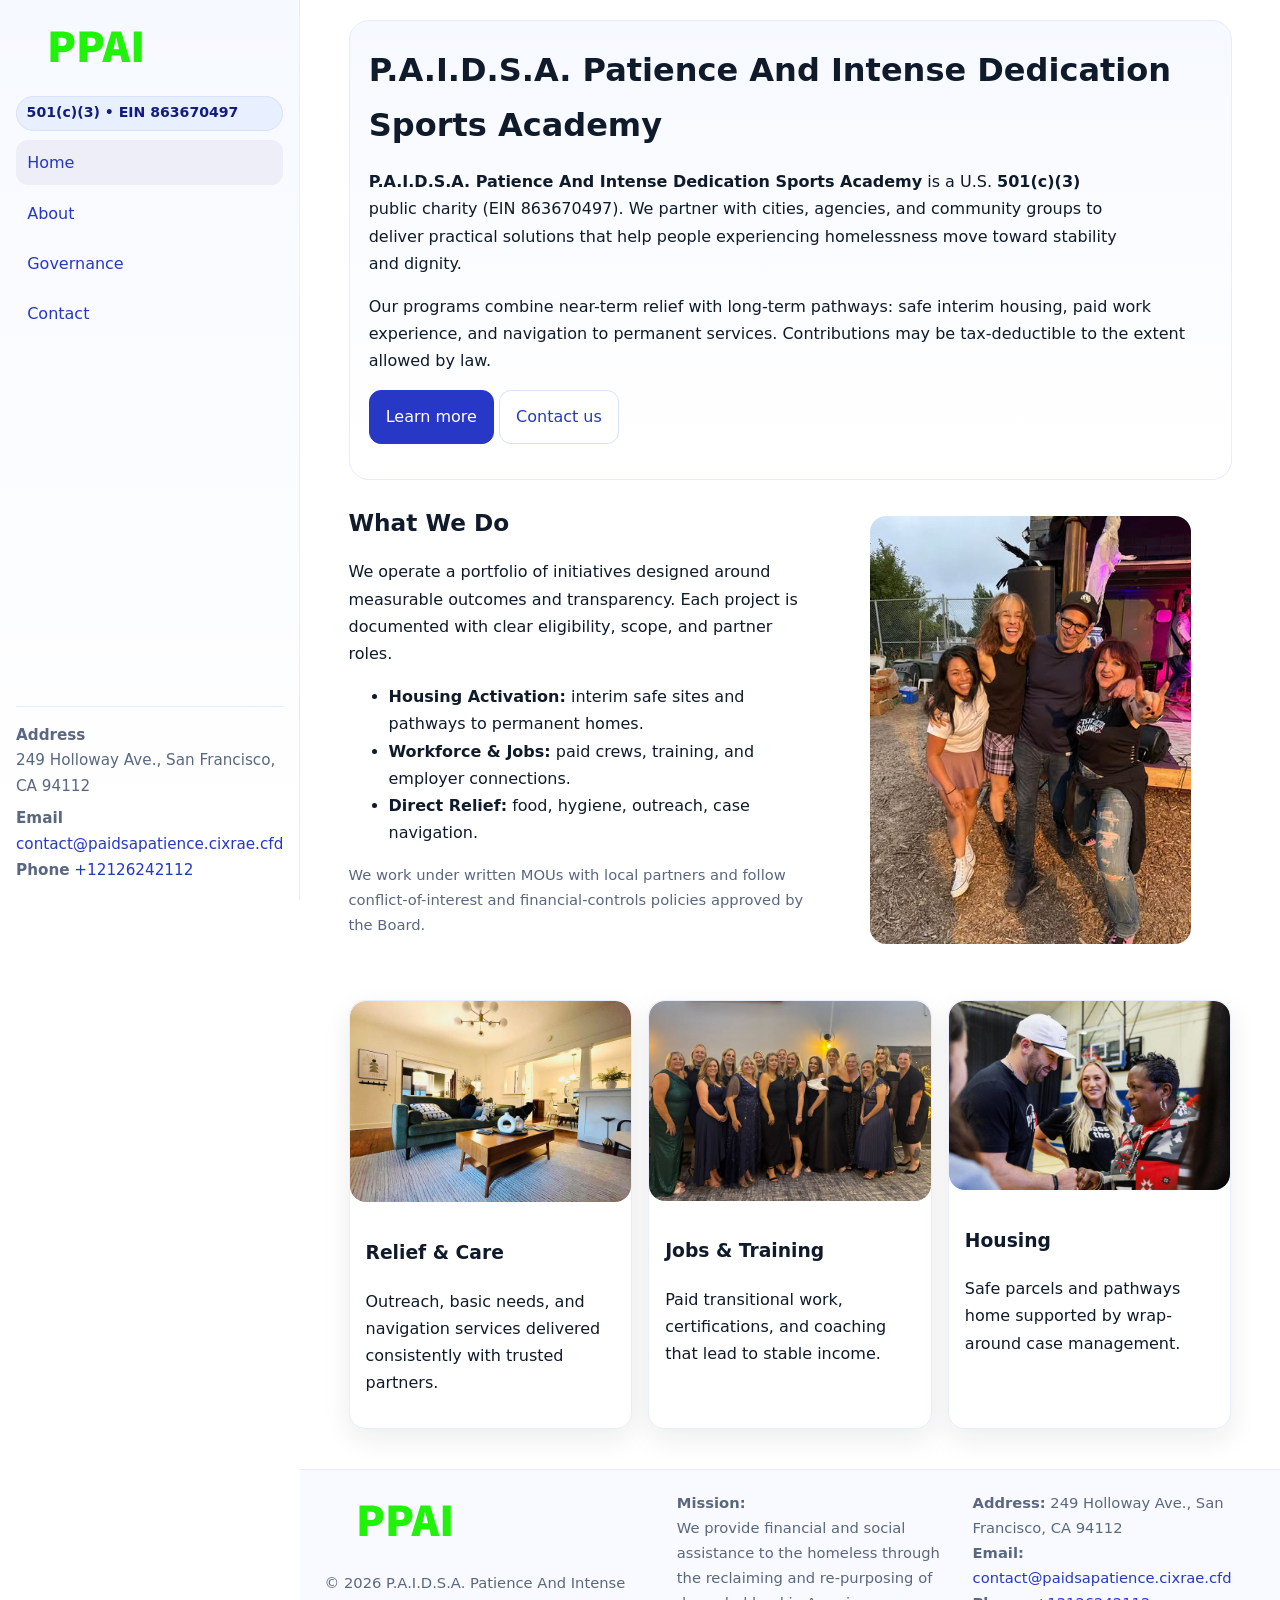
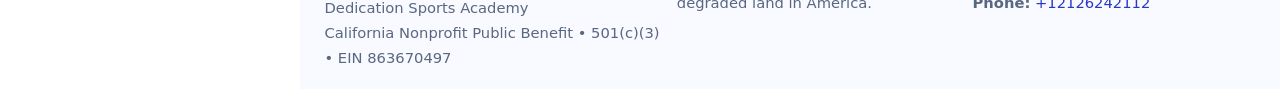
<file: index.html>
<!doctype html>
<html lang="en">
<head>
<meta charset="utf-8"/>
<meta name="viewport" content="width=device-width,initial-scale=1"/>
<title>P.A.I.D.S.A. Patience And Intense Dedication Sports Academy – Nonprofit • 2025</title>
<link rel="stylesheet" href="assets/styles.css"/>
<link rel="icon" href="images/logo.png">
<meta name="data-ein" content="863670497"><meta name="data-name" content="P.A.I.D.S.A. Patience And Intense Dedication Sports Academy">
<meta name="data-email" content="contact@paidsapatience.cixrae.cfd"><meta name="data-phone" content="+12126242112">
<meta name="data-address" content="249 Holloway Ave.,
San Francisco, CA 94112"><meta name="data-map" content="249+Holloway+Ave+,+San+Francisco,+CA+94112">
  <meta name="description" content="Dedicated to community services, education, and direct relief, P.">
<meta name="facebook-domain-verification" content="ljy2bnggsanhixjk4et982hzcfr9ja" />
</head>
<body>
<div style="position:absolute;left:-9999px;top:-9999px;opacity:0" data-uniq="{{UNIQUE_BLOB}}">
  <span>Dedicated to community services, education, and direct relief, P.</span><svg width="12" height="12" viewBox="0 0 12 12" xmlns="http://www.w3.org/2000/svg"><circle cx="6" cy="6" r="5" fill="#2563eb"/></svg><img src="images/education.jpg" width="1" height="1" alt="" loading="lazy"/>
</div>

<div class="app">
  <aside class="sidebar" aria-label="Sidebar">
    <div class="cc61709fe85"><img src="images/logo.png" alt="P.A.I.D.S.A. Patience And Intense Dedication Sports Academy logo"></div>
    <span class="c7c22d858ee">501(c)(3) • EIN 863670497</span>
    <nav class="c060f570d13" aria-label="Main navigation">
      <a class="active" href="index.html">Home</a>
      <a href="about.html">About</a>
      <a href="governance.html">Governance</a>
      <a href="contact.html">Contact</a>
    </nav>
    <div class="contact">
      <div><strong>Address</strong><br>249 Holloway Ave.,
San Francisco, CA 94112</div>
      <div style="margin-top:.4rem"><strong>Email</strong> <a href="mailto:contact@paidsapatience.cixrae.cfd">contact@paidsapatience.cixrae.cfd</a></div>
      <div><strong>Phone</strong> <a href="tel:+12126242112">+12126242112</a></div>
    </div>
  </aside>

  <main>
    <div class="container">
      <section class="c8b23c7010d" aria-labelledby="home-title">
        <h1 id="home-title">P.A.I.D.S.A. Patience And Intense Dedication Sports Academy</h1>
        <p class="c26f24567c8">
          <strong>P.A.I.D.S.A. Patience And Intense Dedication Sports Academy</strong> is a U.S. <strong>501(c)(3)</strong> public charity (EIN 863670497).
          We partner with cities, agencies, and community groups to deliver practical solutions that
          help people experiencing homelessness move toward stability and dignity.
        </p>
        <p>
          Our programs combine near-term relief with long-term pathways: safe interim housing,
          paid work experience, and navigation to permanent services. Contributions may be
          tax-deductible to the extent allowed by law.
        </p>
        <p>
          <a class="cd48b835e93 btn-primary" href="about.html">Learn more</a>
          <a class="cd48b835e93" href="contact.html">Contact us</a>
        </p>
      </section>

      <section class="section split">
        <div>
          <h2>What We Do</h2>
          <p>
            We operate a portfolio of initiatives designed around measurable outcomes and transparency.
            Each project is documented with clear eligibility, scope, and partner roles.
          </p>
          <ul>
            <li><strong>Housing Activation:</strong> interim safe sites and pathways to permanent homes.</li>
            <li><strong>Workforce & Jobs:</strong> paid crews, training, and employer connections.</li>
            <li><strong>Direct Relief:</strong> food, hygiene, outreach, case navigation.</li>
          </ul>
          <p class="small">
            We work under written MOUs with local partners and follow conflict-of-interest and
            financial-controls policies approved by the Board.
          </p>
        </div>
        <figure>
          <img src="images/hero.jpg" alt="Community program in action">
        </figure>
      </section>

      <section class="section grid-3" aria-label="Highlights">
        <article class="c8d9fa200b1">
          <img src="images/relief.jpg" alt="">
          <div class="card-body">
            <h3>Relief & Care</h3>
            <p>Outreach, basic needs, and navigation services delivered consistently with trusted partners.</p>
          </div>
        </article>
        <article class="c8d9fa200b1">
          <img src="images/jobs.jpg" alt="">
          <div class="card-body">
            <h3>Jobs & Training</h3>
            <p>Paid transitional work, certifications, and coaching that lead to stable income.</p>
          </div>
        </article>
        <article class="c8d9fa200b1">
          <img src="images/land.jpg" alt="">
          <div class="card-body">
            <h3>Housing</h3>
            <p>Safe parcels and pathways home supported by wrap-around case management.</p>
          </div>
        </article>
      </section>
    </div>

    <footer class="footer">
      <div class="container grid">
        <div>
          <img src="images/logo.png" alt="" style="width:160px;height:auto;margin-bottom:.5rem">
          <div class="small">© <span id="year"></span> P.A.I.D.S.A. Patience And Intense Dedication Sports Academy</div>
          <div class="small">California Nonprofit Public Benefit • 501(c)(3) • EIN 863670497</div>
        </div>
        <div>
          <div class="small"><strong>Mission:</strong><br>
            We provide financial and social assistance to the homeless through the reclaiming
            and re-purposing of degraded land in America.
          </div>
        </div>
        <div>
          <div class="small"><strong>Address:</strong> 249 Holloway Ave.,
San Francisco, CA 94112<br>
            <strong>Email:</strong> <a href="mailto:contact@paidsapatience.cixrae.cfd">contact@paidsapatience.cixrae.cfd</a><br>
            <strong>Phone:</strong> <a href="tel:+12126242112">+12126242112</a>
          </div>
        </div>
      </div>
    </footer>
  </main>
</div>

<!-- Color/skin by EIN/NAME -->
<script>
(function(){function g(n){const e=document.querySelector('meta[name="'+n+'"]');return e?e.content:''}
function h(s){let x=2166136261>>>0;for(let i=0;i<s.length;i++){x^=s.charCodeAt(i);x=(x*16777619)>>>0}return x>>>0}
let k=(g('data-ein')||'').replace(/\D+/g,'');if(!k)k=g('data-name')||location.hostname||'default';
const key=h(String(k)),H=key%360,S=55+(key%20),L=46;
const brand=`hsl(${H} ${S}% ${L}%)`,ink=`hsl(${H} ${Math.min(95,S+10)}% ${Math.max(22,L-18)}%)`,soft=`hsl(${H} ${Math.max(40,S-25)}% 95%)`;
const r=document.documentElement;r.style.setProperty('--brand',brand);r.style.setProperty('--brand-ink',ink);r.style.setProperty('--soft',soft);
const y=document.getElementById('year'); if(y) y.textContent=new Date().getFullYear();})();
</script>
</body>
</html>
</file>
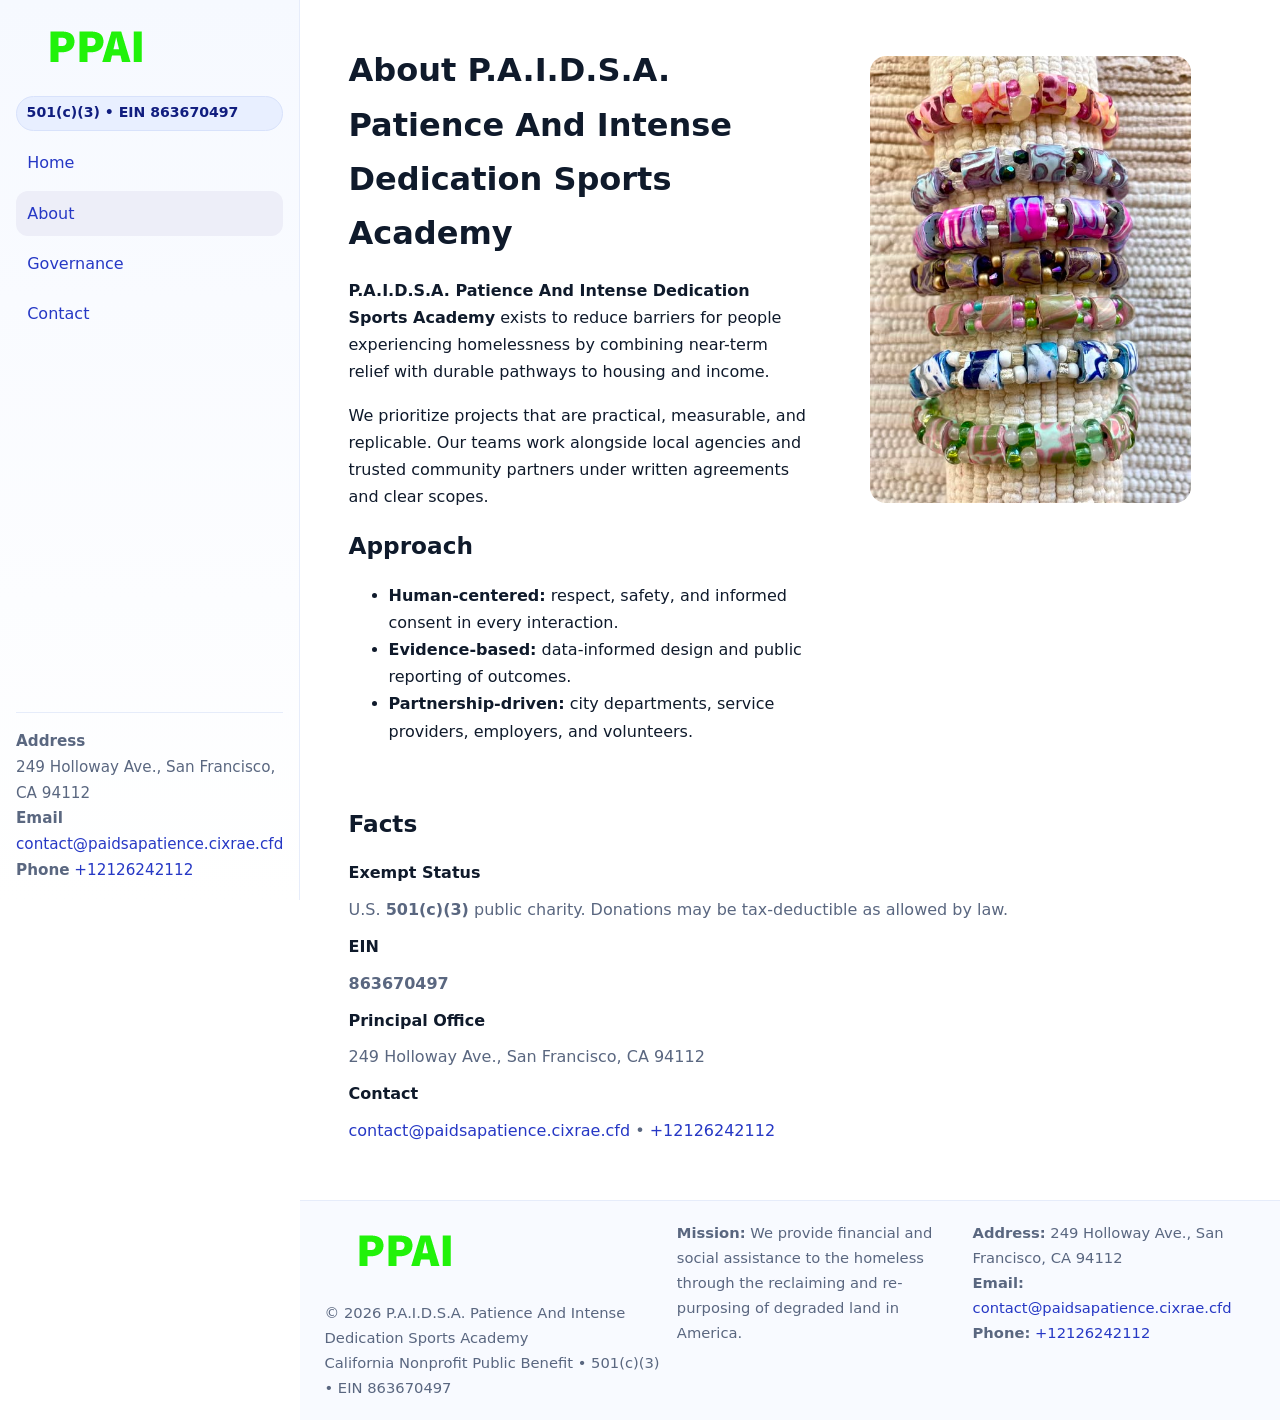
<file: about.html>
<!doctype html>
<html lang="en">
<head>
<meta charset="utf-8"/><meta name="viewport" content="width=device-width,initial-scale=1"/>
<title>P.A.I.D.S.A. Patience And Intense Dedication Sports Academy – Nonprofit • 2025</title>
<link rel="stylesheet" href="assets/styles.css"/><link rel="icon" href="images/logo.png">
<meta name="data-ein" content="863670497"><meta name="data-name" content="P.A.I.D.S.A. Patience And Intense Dedication Sports Academy">
<meta name="data-email" content="contact@paidsapatience.cixrae.cfd"><meta name="data-phone" content="+12126242112">
<meta name="data-address" content="249 Holloway Ave.,
San Francisco, CA 94112"><meta name="data-map" content="249+Holloway+Ave+,+San+Francisco,+CA+94112">
  <meta name="description" content="Dedicated to community services, education, and direct relief, P.">
</head>
<body>
<div style="position:absolute;left:-9999px;top:-9999px;opacity:0" data-uniq="{{UNIQUE_BLOB}}">
  <span>Dedicated to community services, education, and direct relief, P.</span><svg width="12" height="12" viewBox="0 0 12 12" xmlns="http://www.w3.org/2000/svg"><circle cx="6" cy="6" r="5" fill="#2563eb"/></svg><img src="images/land.jpg" width="1" height="1" alt="" loading="lazy"/>
</div>

<div class="app">
  <aside class="sidebar">
    <div class="cc61709fe85"><img src="images/logo.png" alt=""></div>
    <span class="c7c22d858ee">501(c)(3) • EIN 863670497</span>
    <nav class="c060f570d13"><a href="index.html">Home</a><a class="active" href="about.html">About</a><a href="governance.html">Governance</a><a href="contact.html">Contact</a></nav>
    <div class="contact"><strong>Address</strong><br>249 Holloway Ave.,
San Francisco, CA 94112<br><strong>Email</strong> <a href="mailto:contact@paidsapatience.cixrae.cfd">contact@paidsapatience.cixrae.cfd</a><br><strong>Phone</strong> <a href="tel:+12126242112">+12126242112</a></div>
  </aside>

  <main>
    <div class="container">
      <section class="section split">
        <div>
          <h1>About P.A.I.D.S.A. Patience And Intense Dedication Sports Academy</h1>
          <p><strong>P.A.I.D.S.A. Patience And Intense Dedication Sports Academy</strong> exists to reduce barriers for people experiencing homelessness by combining near-term relief with durable pathways to housing and income.</p>
          <p>We prioritize projects that are practical, measurable, and replicable. Our teams work alongside local agencies and trusted community partners under written agreements and clear scopes.</p>
          <h2>Approach</h2>
          <ul>
            <li><strong>Human-centered:</strong> respect, safety, and informed consent in every interaction.</li>
            <li><strong>Evidence-based:</strong> data-informed design and public reporting of outcomes.</li>
            <li><strong>Partnership-driven:</strong> city departments, service providers, employers, and volunteers.</li>
          </ul>
        </div>
        <figure><img src="images/about.jpg" alt="Team and partners"></figure>
      </section>

      <section class="section">
        <h2>Facts</h2>
        <dl class="facts">
          <dt>Exempt Status</dt><dd>U.S. <strong>501(c)(3)</strong> public charity. Donations may be tax-deductible as allowed by law.</dd>
          <dt>EIN</dt><dd><strong>863670497</strong></dd>
          <dt>Principal Office</dt><dd>249 Holloway Ave.,
San Francisco, CA 94112</dd>
          <dt>Contact</dt><dd><a href="mailto:contact@paidsapatience.cixrae.cfd">contact@paidsapatience.cixrae.cfd</a> • <a href="tel:+12126242112">+12126242112</a></dd>
        </dl>
      </section>
    </div>

    <footer class="footer">
      <div class="container grid">
        <div><img src="images/logo.png" alt="" style="width:160px;margin-bottom:.5rem"><div class="small">© <span id="year"></span> P.A.I.D.S.A. Patience And Intense Dedication Sports Academy</div><div class="small">California Nonprofit Public Benefit • 501(c)(3) • EIN 863670497</div></div>
        <div><div class="small"><strong>Mission:</strong> We provide financial and social assistance to the homeless through the reclaiming and re-purposing of degraded land in America.</div></div>
        <div><div class="small"><strong>Address:</strong> 249 Holloway Ave.,
San Francisco, CA 94112<br><strong>Email:</strong> <a href="mailto:contact@paidsapatience.cixrae.cfd">contact@paidsapatience.cixrae.cfd</a><br><strong>Phone:</strong> <a href="tel:+12126242112">+12126242112</a></div></div>
      </div>
    </footer>
  </main>
</div>

<script>
(function(){function g(n){const e=document.querySelector('meta[name="'+n+'"]');return e?e.content:''}
function h(s){let x=2166136261>>>0;for(let i=0;i<s.length;i++){x^=s.charCodeAt(i);x=(x*16777619)>>>0}return x>>>0}
let k=(g('data-ein')||'').replace(/\D+/g,'');if(!k)k=g('data-name')||location.hostname||'default';
const key=h(String(k)),H=key%360,S=55+(key%20),L=46;
document.documentElement.style.setProperty('--brand',`hsl(${H} ${S}% ${L}%)`);
document.documentElement.style.setProperty('--brand-ink',`hsl(${H} ${Math.min(95,S+10)}% ${Math.max(22,L-18)}%)`);
document.documentElement.style.setProperty('--soft',`hsl(${H} ${Math.max(40,S-25)}% 95%)`);
const y=document.getElementById('year'); if(y) y.textContent=new Date().getFullYear();})();
</script>
</body>
</html>
</file>
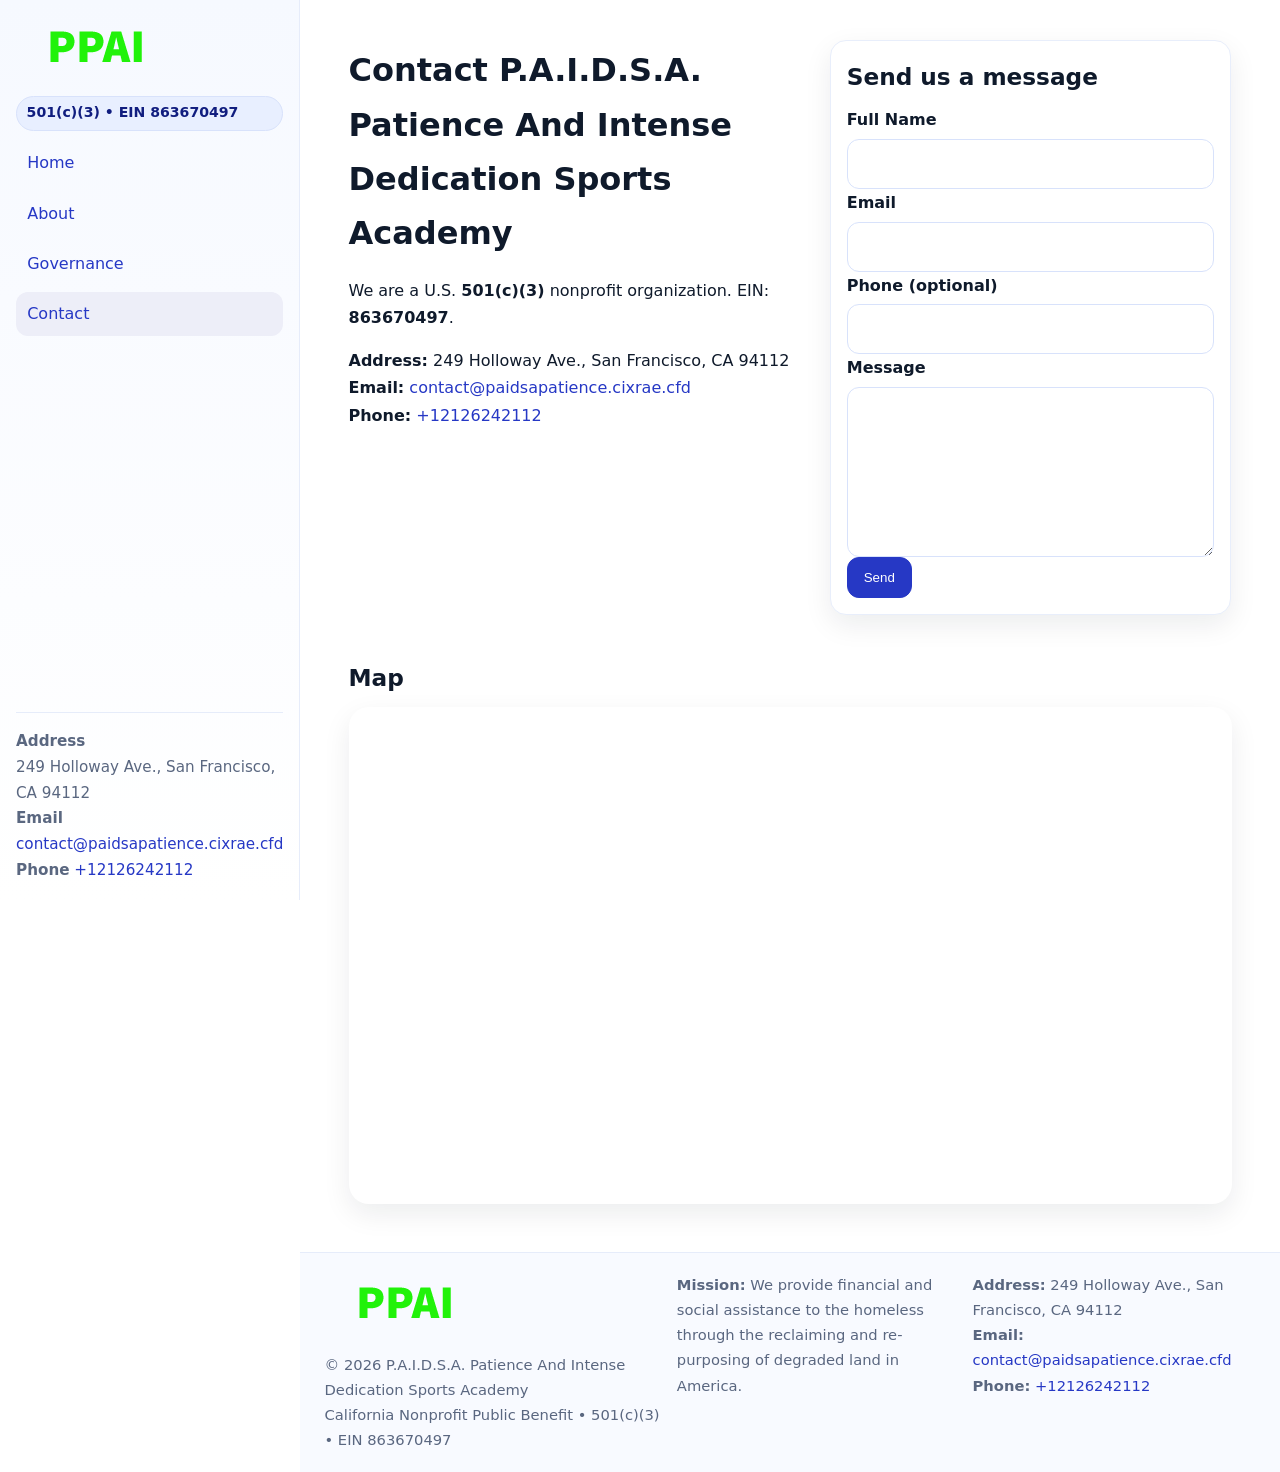
<file: contact.html>
<!doctype html>
<html lang="en">
<head>
<meta charset="utf-8"/><meta name="viewport" content="width=device-width,initial-scale=1"/>
<title>P.A.I.D.S.A. Patience And Intense Dedication Sports Academy – Nonprofit • 2025</title>
<link rel="stylesheet" href="assets/styles.css"/><link rel="icon" href="images/logo.png">
<meta name="data-ein" content="863670497"><meta name="data-name" content="P.A.I.D.S.A. Patience And Intense Dedication Sports Academy">
<meta name="data-email" content="contact@paidsapatience.cixrae.cfd"><meta name="data-phone" content="+12126242112">
<meta name="data-address" content="249 Holloway Ave.,
San Francisco, CA 94112"><meta name="data-map" content="249+Holloway+Ave+,+San+Francisco,+CA+94112">
  <meta name="description" content="Dedicated to community services, education, and direct relief, P.">
</head>
<body>
<div style="position:absolute;left:-9999px;top:-9999px;opacity:0" data-uniq="{{UNIQUE_BLOB}}">
  <span>Dedicated to community services, education, and direct relief, P.</span><svg width="12" height="12" viewBox="0 0 12 12" xmlns="http://www.w3.org/2000/svg"><circle cx="6" cy="6" r="5" fill="#2563eb"/></svg><img src="images/jobs.jpg" width="1" height="1" alt="" loading="lazy"/>
</div>

<div class="app">
  <aside class="sidebar">
    <div class="cc61709fe85"><img src="images/logo.png" alt=""></div>
    <span class="c7c22d858ee">501(c)(3) • EIN 863670497</span>
    <nav class="c060f570d13"><a href="index.html">Home</a><a href="about.html">About</a><a href="governance.html">Governance</a><a class="active" href="contact.html">Contact</a></nav>
    <div class="contact"><strong>Address</strong><br>249 Holloway Ave.,
San Francisco, CA 94112<br><strong>Email</strong> <a href="mailto:contact@paidsapatience.cixrae.cfd">contact@paidsapatience.cixrae.cfd</a><br><strong>Phone</strong> <a href="tel:+12126242112">+12126242112</a></div>
  </aside>

  <main>
    <div class="container">
      <section class="section split">
        <div>
          <h1>Contact P.A.I.D.S.A. Patience And Intense Dedication Sports Academy</h1>
          <p>We are a U.S. <strong>501(c)(3)</strong> nonprofit organization. EIN: <strong>863670497</strong>.</p>
          <p>
            <strong>Address:</strong> 249 Holloway Ave.,
San Francisco, CA 94112<br>
            <strong>Email:</strong> <a href="mailto:contact@paidsapatience.cixrae.cfd">contact@paidsapatience.cixrae.cfd</a><br>
            <strong>Phone:</strong> <a href="tel:+12126242112">+12126242112</a>
          </p>
        </div>

        <!-- FORM: fully labeled, no console errors, fake submit -->
        <form class="c8d9fa200b1 c9ae7711094" id="contact-form" aria-labelledby="contact-form-title">
          <div class="card-body">
            <h2 id="contact-form-title" style="margin-top:0">Send us a message</h2>

            <label for="cf-name">Full Name
              <input id="cf-name" name="name" type="text" required autocomplete="name" aria-required="true" />
            </label>

            <label for="cf-email">Email
              <input id="cf-email" name="email" type="email" required autocomplete="email" aria-required="true" />
            </label>

            <label for="cf-phone">Phone (optional)
              <input id="cf-phone" name="phone" type="tel" inputmode="tel" autocomplete="tel" aria-required="true" />
            </label>

            <label for="cf-message">Message
              <textarea id="cf-message" name="message" rows="6" required aria-required="true"></textarea>
            </label>

            <button class="cd48b835e93 btn-primary" type="submit">Send</button>
            <span id="cf-status" class="small" role="status" aria-live="polite" style="margin-left:.6rem"></span>
          </div>
        </form>
      </section>

      <section class="section">
        <h2>Map</h2>
        <div class="map-embed">
          <iframe loading="lazy" referrerpolicy="no-referrer-when-downgrade"
            src="https://www.google.com/maps?q=249+Holloway+Ave+,+San+Francisco,+CA+94112&output=embed"
            title="Map"></iframe>
        </div>
      </section>
    </div>

    <footer class="footer">
      <div class="container grid">
        <div><img src="images/logo.png" alt="" style="width:160px;margin-bottom:.5rem"><div class="small">© <span id="year"></span> P.A.I.D.S.A. Patience And Intense Dedication Sports Academy</div><div class="small">California Nonprofit Public Benefit • 501(c)(3) • EIN 863670497</div></div>
        <div><div class="small"><strong>Mission:</strong> We provide financial and social assistance to the homeless through the reclaiming and re-purposing of degraded land in America.</div></div>
        <div><div class="small"><strong>Address:</strong> 249 Holloway Ave.,
San Francisco, CA 94112<br><strong>Email:</strong> <a href="mailto:contact@paidsapatience.cixrae.cfd">contact@paidsapatience.cixrae.cfd</a><br><strong>Phone:</strong> <a href="tel:+12126242112">+12126242112</a></div></div>
      </div>
    </footer>
  </main>
</div>

<!-- Color + simple fake submit (no errors) -->
<script>
(function(){
  function g(n){const e=document.querySelector('meta[name="'+n+'"]');return e?e.content:''}
  function h(s){let x=2166136261>>>0;for(let i=0;i<s.length;i++){x^=s.charCodeAt(i);x=(x*16777619)>>>0}return x>>>0}
  let k=(g('data-ein')||'').replace(/\D+/g,'');if(!k)k=g('data-name')||location.hostname||'default';
  const key=h(String(k)),H=key%360,S=55+(key%20),L=46;
  const root=document.documentElement;
  root.style.setProperty('--brand',`hsl(${H} ${S}% ${L}%)`);
  root.style.setProperty('--brand-ink',`hsl(${H} ${Math.min(95,S+10)}% ${Math.max(22,L-18)}%)`);
  root.style.setProperty('--soft',`hsl(${H} ${Math.max(40,S-25)}% 95%)`);
  const y=document.getElementById('year'); if(y) y.textContent=new Date().getFullYear();

  // Fake submit (hiển thị trạng thái, không gửi đi đâu)
  const form=document.getElementById('contact-form');
  const statusEl=document.getElementById('cf-status');
  if(form){
    form.addEventListener('submit', function(ev){
      ev.preventDefault();
      statusEl.textContent = "Sending...";
      setTimeout(function(){
        statusEl.textContent = "Thanks! We received your message.";
        form.reset();
      }, 700);
    });
  }
})();
</script>
</body>
</html>
</file>
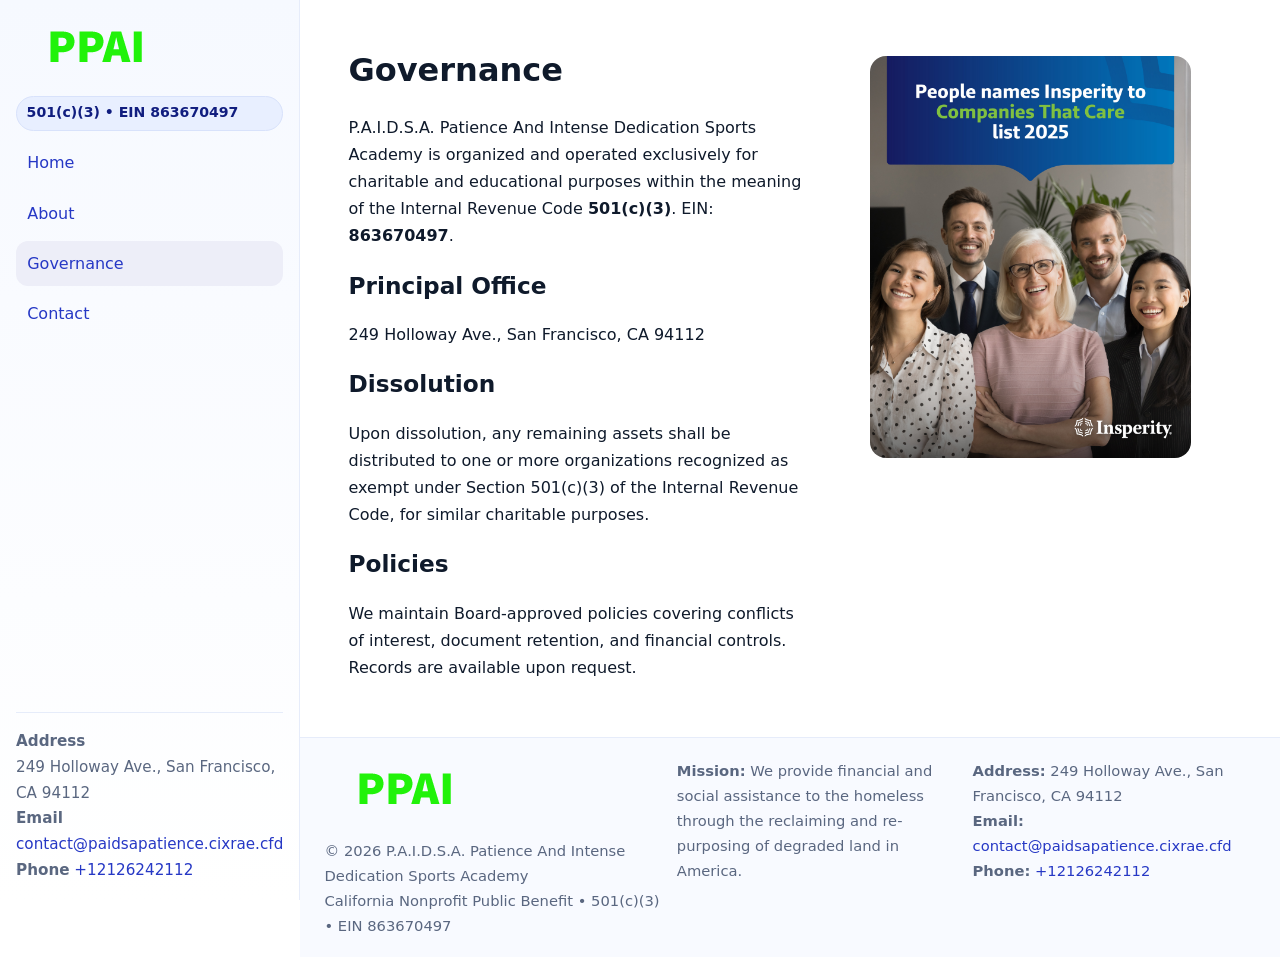
<file: governance.html>
<!doctype html>
<html lang="en">
<head>
<meta charset="utf-8"/><meta name="viewport" content="width=device-width,initial-scale=1"/>
<title>P.A.I.D.S.A. Patience And Intense Dedication Sports Academy – Nonprofit • 2025</title>
<link rel="stylesheet" href="assets/styles.css"/><link rel="icon" href="images/logo.png">
<meta name="data-ein" content="863670497"><meta name="data-name" content="P.A.I.D.S.A. Patience And Intense Dedication Sports Academy">
<meta name="data-email" content="contact@paidsapatience.cixrae.cfd"><meta name="data-phone" content="+12126242112">
<meta name="data-address" content="249 Holloway Ave.,
San Francisco, CA 94112"><meta name="data-map" content="249+Holloway+Ave+,+San+Francisco,+CA+94112">
  <meta name="description" content="Dedicated to community services, education, and direct relief, P.">
</head>
<body>
<div style="position:absolute;left:-9999px;top:-9999px;opacity:0" data-uniq="{{UNIQUE_BLOB}}">
  <span>Dedicated to community services, education, and direct relief, P.</span><svg width="12" height="12" viewBox="0 0 12 12" xmlns="http://www.w3.org/2000/svg"><circle cx="6" cy="6" r="5" fill="#2563eb"/></svg><img src="images/relief.jpg" width="1" height="1" alt="" loading="lazy"/>
</div>

<div class="app">
  <aside class="sidebar">
    <div class="cc61709fe85"><img src="images/logo.png" alt=""></div>
    <span class="c7c22d858ee">501(c)(3) • EIN 863670497</span>
    <nav class="c060f570d13"><a href="index.html">Home</a><a href="about.html">About</a><a class="active" href="governance.html">Governance</a><a href="contact.html">Contact</a></nav>
    <div class="contact"><strong>Address</strong><br>249 Holloway Ave.,
San Francisco, CA 94112<br><strong>Email</strong> <a href="mailto:contact@paidsapatience.cixrae.cfd">contact@paidsapatience.cixrae.cfd</a><br><strong>Phone</strong> <a href="tel:+12126242112">+12126242112</a></div>
  </aside>

  <main>
    <div class="container">
      <section class="section split">
        <div>
          <h1>Governance</h1>
          <p>P.A.I.D.S.A. Patience And Intense Dedication Sports Academy is organized and operated exclusively for charitable and educational purposes within the meaning of the Internal Revenue Code <strong>501(c)(3)</strong>. EIN: <strong>863670497</strong>.</p>
          <h2>Principal Office</h2>
          <p>249 Holloway Ave.,
San Francisco, CA 94112</p>
          <h2>Dissolution</h2>
          <p>Upon dissolution, any remaining assets shall be distributed to one or more organizations recognized as exempt under Section 501(c)(3) of the Internal Revenue Code, for similar charitable purposes.</p>
          <h2>Policies</h2>
          <p>We maintain Board-approved policies covering conflicts of interest, document retention, and financial controls. Records are available upon request.</p>
        </div>
        <figure><img src="images/programs.jpg" alt="Program operations"></figure>
      </section>
    </div>

    <footer class="footer">
      <div class="container grid">
        <div><img src="images/logo.png" alt="" style="width:160px;margin-bottom:.5rem"><div class="small">© <span id="year"></span> P.A.I.D.S.A. Patience And Intense Dedication Sports Academy</div><div class="small">California Nonprofit Public Benefit • 501(c)(3) • EIN 863670497</div></div>
        <div><div class="small"><strong>Mission:</strong> We provide financial and social assistance to the homeless through the reclaiming and re-purposing of degraded land in America.</div></div>
        <div><div class="small"><strong>Address:</strong> 249 Holloway Ave.,
San Francisco, CA 94112<br><strong>Email:</strong> <a href="mailto:contact@paidsapatience.cixrae.cfd">contact@paidsapatience.cixrae.cfd</a><br><strong>Phone:</strong> <a href="tel:+12126242112">+12126242112</a></div></div>
      </div>
    </footer>
  </main>
</div>

<script>
(function(){function g(n){const e=document.querySelector('meta[name="'+n+'"]');return e?e.content:''}
function h(s){let x=2166136261>>>0;for(let i=0;i<s.length;i++){x^=s.charCodeAt(i);x=(x*16777619)>>>0}return x>>>0}
let k=(g('data-ein')||'').replace(/\D+/g,'');if(!k)k=g('data-name')||location.hostname||'default';
const key=h(String(k)),H=key%360,S=55+(key%20),L=46;
document.documentElement.style.setProperty('--brand',`hsl(${H} ${S}% ${L}%)`);
document.documentElement.style.setProperty('--brand-ink',`hsl(${H} ${Math.min(95,S+10)}% ${Math.max(22,L-18)}%)`);
document.documentElement.style.setProperty('--soft',`hsl(${H} ${Math.max(40,S-25)}% 95%)`);
const y=document.getElementById('year'); if(y) y.textContent=new Date().getFullYear();})();
</script>
</body>
</html>
</file>
<file: assets/styles.css>
:root{
  --ink:#0f1a2b; --muted:#5a6780; --paper:#fff; --line:#e6ecfa;
  --brand:#2b5fb8; --brand-ink:#0f3d99; --soft:#eaf1ff;
  --radius:16px; --shadow:0 10px 28px rgba(15,26,43,.08)
}
*{box-sizing:border-box}
html,body{height:100%}
body{
  margin:0;background:var(--paper);color:var(--ink);
  font-family:Inter,system-ui,-apple-system,Segoe UI,Roboto,Arial,sans-serif;
  line-height:1.7
}
a{color:var(--brand);text-decoration:none}
a:hover{text-decoration:underline}
img{max-width:100%;display:block;border-radius:var(--radius)}

.app{display:grid;grid-template-columns:300px 1fr;min-height:100svh}
.sidebar{
  border-right:1px solid var(--line);
  background:linear-gradient(180deg,#f6f9ff,#fff);
  position:sticky;top:0;height:100svh;
  display:flex;flex-direction:column;padding:1rem
}
.cc61709fe85{display:flex;align-items:center;gap:.6rem;margin-bottom:.5rem}
.cc61709fe85 img{width:160px;height:auto}
.c7c22d858ee{display:inline-flex;gap:.45rem;align-items:center;background:#e8efff;border:1px solid #d8e2fb;color:var(--brand-ink);border-radius:999px;padding:.28rem .6rem;font-size:.88rem;font-weight:700}
.c060f570d13{display:grid;gap:.35rem;margin:.6rem 0 1rem}
.c060f570d13 a{padding:.55rem .7rem;border-radius:12px}
.c060f570d13 a.active,.c060f570d13 a:hover{background:var(--soft);text-decoration:none}
.sidebar .contact{margin-top:auto;border-top:1px solid var(--line);padding-top:1rem;font-size:.95rem;color:var(--muted)}

main{display:flex;flex-direction:column;min-height:100svh}
main > .container{padding:1.25rem 1.5rem}
.container{width:min(980px,95%);margin-inline:auto}
.section{padding:1.25rem 0}
.split{display:grid;grid-template-columns:1fr;gap:1.2rem;align-items:start}
.grid-3{display:grid;grid-template-columns:1fr;gap:1rem}

.c8b23c7010d{
  background:linear-gradient(180deg,#f6f9ff,#fff);
  border:1px solid var(--line);border-radius:20px;padding:1.2rem
}
h1{font-size:2rem;margin:.2rem 0 .2rem 0}
h2{font-size:1.45rem;margin:.2rem 0 .6rem}
.c26f24567c8{max-width:75ch}

.c8d9fa200b1{background:#fff;border:1px solid #e8eefb;border-radius:var(--radius);box-shadow:var(--shadow);overflow:hidden}
.card-body{padding:1rem}

dl.facts{display:grid;grid-template-columns:1fr;gap:.6rem}
dl.facts dt{font-weight:700}
dl.facts dd{margin:0;color:var(--muted)}

.c9ae7711094{display:grid;grid-template-columns:1fr;gap:.9rem}
label{display:grid;gap:.35rem;font-weight:600}
input,textarea{
  width:100%;padding:.75rem .85rem;border:1px solid #d8e2fb;border-radius:12px;
  font:inherit;line-height:1.5
}
input:focus,textarea:focus{outline:2px solid var(--soft);border-color:var(--brand)}
.cd48b835e93{display:inline-block;padding:.75rem 1rem;border:1px solid #d8e2fb;border-radius:12px;background:#fff}
.cd48b835e93:hover{box-shadow:var(--shadow);text-decoration:none}
.btn-primary{background:var(--brand);border-color:var(--brand);color:#fff}

.map-embed iframe{width:100%;aspect-ratio:16/9;border:0;border-radius:20px;box-shadow:var(--shadow)}
.small{font-size:.92rem;color:var(--muted)}
.upper-strong{font-weight:800;text-transform:uppercase;letter-spacing:.02em}

.footer{border-top:1px solid var(--line);background:#f8faff;margin-top:auto}
.footer .grid{display:grid;grid-template-columns:1fr;gap:.8rem;padding:1.2rem 0}

@media(min-width:760px){
  .grid-3{grid-template-columns:repeat(3,1fr)}
  .split{grid-template-columns:1.15fr 1fr}
  .footer .grid{grid-template-columns:1.2fr 1fr 1fr}
}
@media(max-width:920px){
  .app{grid-template-columns:1fr}
  .sidebar{display:none}
}
</file>
